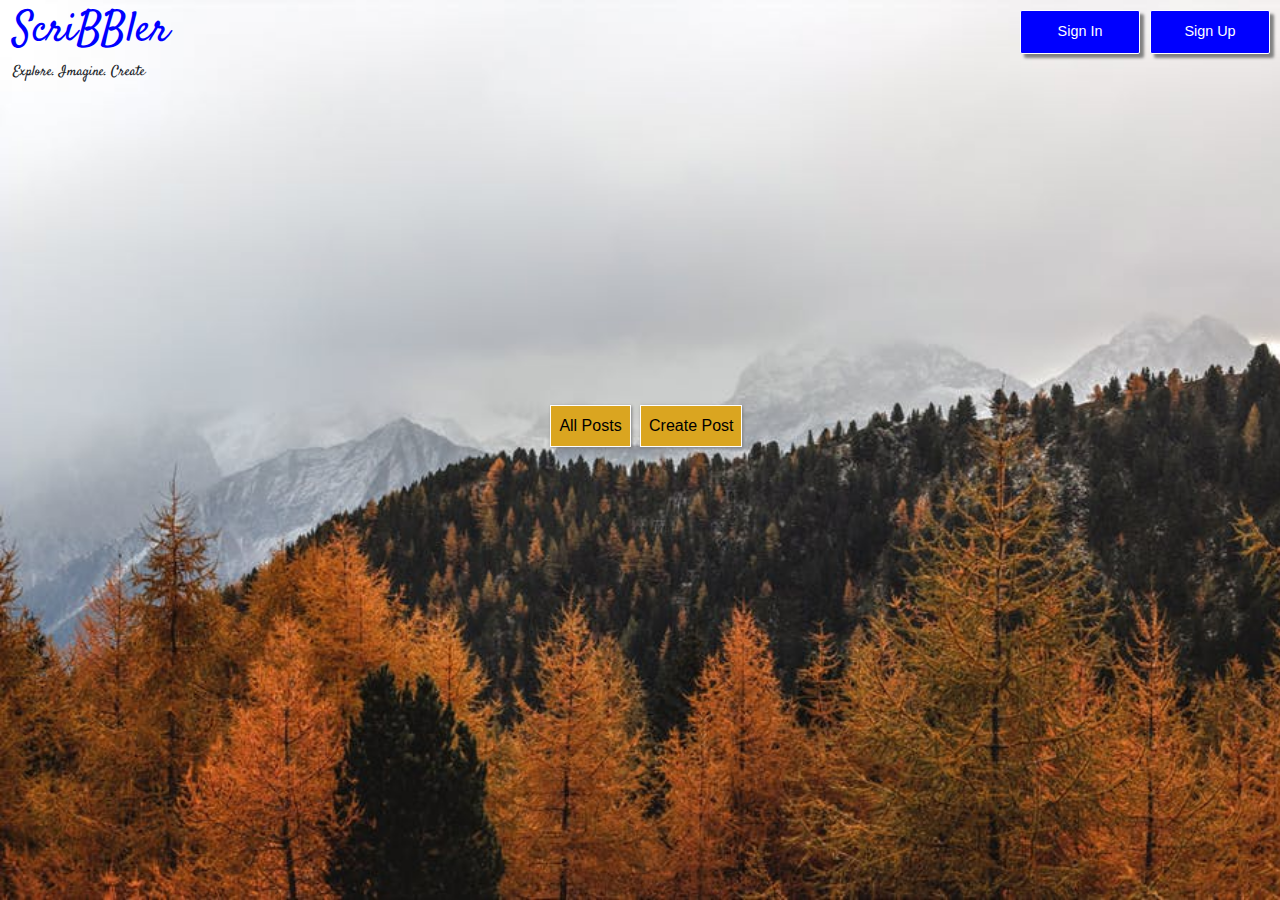
<file: index.html>
<!DOCTYPE html>
<html lang="en">
<meta charset="UTF-8">
<meta http-equiv="X-UA-Compatible" content="IE=edge">
<meta name="viewport" content="width=device-width, initial-scale=1.0">
<!-- ------------font link----------- -->
<link rel="preconnect" href="https://fonts.gstatic.com">
<link href="https://fonts.googleapis.com/css2?family=Satisfy&display=swap" rel="stylesheet">
<link rel="stylesheet" href="https://maxcdn.bootstrapcdn.com/bootstrap/4.0.0/css/bootstrap.min.css" integrity="sha384-Gn5384xqQ1aoWXA+058RXPxPg6fy4IWvTNh0E263XmFcJlSAwiGgFAW/dAiS6JXm" crossorigin="anonymous">
<title>Scribbler</title>

<!-- ----------css file---------- -->
<link rel="stylesheet" href="./styles/index.css">
<link rel="stylesheet" href="./styles/header.css">

<!-- Bootstrap for modals-->
<link rel="stylesheet" href="https://stackpath.bootstrapcdn.com/bootstrap/4.1.3/css/bootstrap.min.css" integrity="sha384-MCw98/SFnGE8fJT3GXwEOngsV7Zt27NXFoaoApmYm81iuXoPkFOJwJ8ERdknLPMO" crossorigin="anonymous">
<script src="https://code.jquery.com/jquery-3.3.1.slim.min.js" integrity="sha384-q8i/X+965DzO0rT7abK41JStQIAqVgRVzpbzo5smXKp4YfRvH+8abtTE1Pi6jizo" crossorigin="anonymous"></script>
<script src="https://cdnjs.cloudflare.com/ajax/libs/popper.js/1.14.3/umd/popper.min.js" integrity="sha384-ZMP7rVo3mIykV+2+9J3UJ46jBk0WLaUAdn689aCwoqbBJiSnjAK/l8WvCWPIPm49" crossorigin="anonymous"></script>
<script src="https://stackpath.bootstrapcdn.com/bootstrap/4.1.3/js/bootstrap.min.js" integrity="sha384-ChfqqxuZUCnJSK3+MXmPNIyE6ZbWh2IMqE241rYiqJxyMiZ6OW/JmZQ5stwEULTy" crossorigin="anonymous"></script>
</head>

<body>
    <!-- -----start header---- -->
    <div class="header">

        <!-- --top buttons -- -->
        <div class="bg-signin">
            <button type="button" id="sign-up-button" class="sign-in-up-button" data-toggle="modal" data-target="#exampleModalSignUp">
                Sign Up
              </button>
            <button type="button" id="sign-in-button" class="sign-in-up-button" data-toggle="modal" data-target="#exampleModal">
                Sign In
              </button>
        </div>
        <!-- ----end top buttons---- -->


        <!-- --logo----- -->
        <a class="pageTitle" id="logo">ScriBBler</a>
        <p class="subHeading" id="subHeading">Explore. Imagine. Create</p>


        <!-- Modal for sign in button -->
        <div class="modal fade" id="exampleModal" tabindex="-1" aria-labelledby="exampleModalLabel" aria-hidden="true">
            <div class="modal-dialog">
                <div class="modal-content">
                    <div class="modal-header">
                        <h5 class="modal-title" id="exampleModalLabel">Welcome Back!</h5>
                        <button type="button" class="close" data-dismiss="modal" aria-label="Close">
                                <span aria-hidden="true">&times;</span>
                            </button>
                    </div>
                    <div class="modal-body">
                        <form>
                            <div class="form-group">
                                <label for="inputUsername">Username</label>
                                <input type="text" name="" id="inputUsername" class="form-control" placeholder="Enter Username" required>
                            </div>
                            <div class="form-group">
                                <label for="inputPassword">Username</label>
                                <input type="text" name="" id="inputPassword" class="form-control" placeholder="Enter Password" required>
                            </div>


                            <!-- -----sign in button form----- -->
                            <div class="modal-signin-container">
                                <button type="submit" class="btn btn-success btn-block">Sign In</button>
                            </div>
                            <div class="modal-footer border-top-0 d-flex justify-content-center">
                                Not a member ? <a data-target="#exampleModalSignUp" data-dismiss="modal" data-toggle="modal" href="#signup-form"> Sign Up</a>
                            </div>
                        </form>
                    </div>
                </div>
            </div>
        </div>

        <!-- Modal for sign up -->
        <div class="modal fade" id="exampleModalSignUp" tabindex="-1" role="dialog" aria-labelledby="exampleModalLabel" aria-hidden="true">
            <div class="modal-dialog" role="document">
                <div class="modal-content">
                    <div class="modal-header">
                        <h4 class="modal-title" id="exampleModalLabel">Get Started</h4>
                        <button type="button" class="close" data-dismiss="modal" aria-label="Close">
                            <span aria-hidden="true">&times;</span>
                        </button>
                    </div>

                    <!-- -----sign up button form----- -->
                    <div class="modal-body">
                        <form>
                            <div class="form-group">
                                <label for="name">Name</label>
                                <input type="text" class="form-control" id="name" placeholder="Enter your name" required>
                            </div>
                            <div class="form-group">
                                <label for="InputUsername1">Username</label>
                                <input type="text" class="form-control" id="InputUsername1" placeholder="Enter your username" required>
                            </div>
                            <div class="form-group">
                                <label for="InputPassword1">Password</label>
                                <input type="password" class="form-control" id="InputPassword1" placeholder="Enter your password" required>
                            </div>
                            <div class="form-group">
                                <label for="InputPassword1">Confirm Password</label>
                                <input type="password" class="form-control" id="InputPassword2" placeholder="Re-enter your Password" required>
                            </div>
                            <div class="modal-signin-container">
                                <button type="submit" class="btn btn-success btn-block">Sign Up</button>
                            </div>
                        </form>
                    </div>
                </div>
            </div>
        </div>
    </div>
    <!-- ---end modal----- -->



    <!-- -------post buttons---- -->
    <div class="post">
        <div class="bg-post">
            <button type="button" class="post-btn1" onclick="window.location.href='./html/bloglist.html';"> All Posts </button>
            <button type="button" class="post-btn2" id="create-post-btn" data-toggle="modal" data-target="#createPost"> Create Post</button>
        </div>
        <div class="posts-buttons">
            <div class="modal fade bd-example-modal-lg" tabindex="-1" role="dialog" id="createPost">
                <div class="modal-dialog  modal-lg" role="document">
                    <div class="modal-content">
                        <div class="modal-header">
                            <h5 class="modal-title">Pen Your Post</h5>
                            <button type="button" class="close" data-dismiss="modal" aria-label="Close">
                                <span>&times;</span>
                            </button>
                        </div>
                        <form>
                            <div class="modal-body">
                                <div class="form-group">
                                    <label for="title" class="title-heading">Title:</label>
                                    <input type="text" class="form-control" id="title" placeholder="Enter title of your post" required>

                                </div>
                                <div class="form-group">
                                    <label for="content" class="title-heading">Content:</label>
                                    <textarea rows="12" cols="50" class="form-control" id="content" placeholder="Enter the contents of your post" required></textarea>
                                </div>
                            </div>
                            <div class="modal-footer border-top-0 justify-content-center">
                                <button type="submit" class="btn btn-success" style="width: 100px;">Create</button>
                            </div>
                        </form>
                    </div>
                </div>
            </div>
        </div>
    </div>


</body>

</html>
</file>
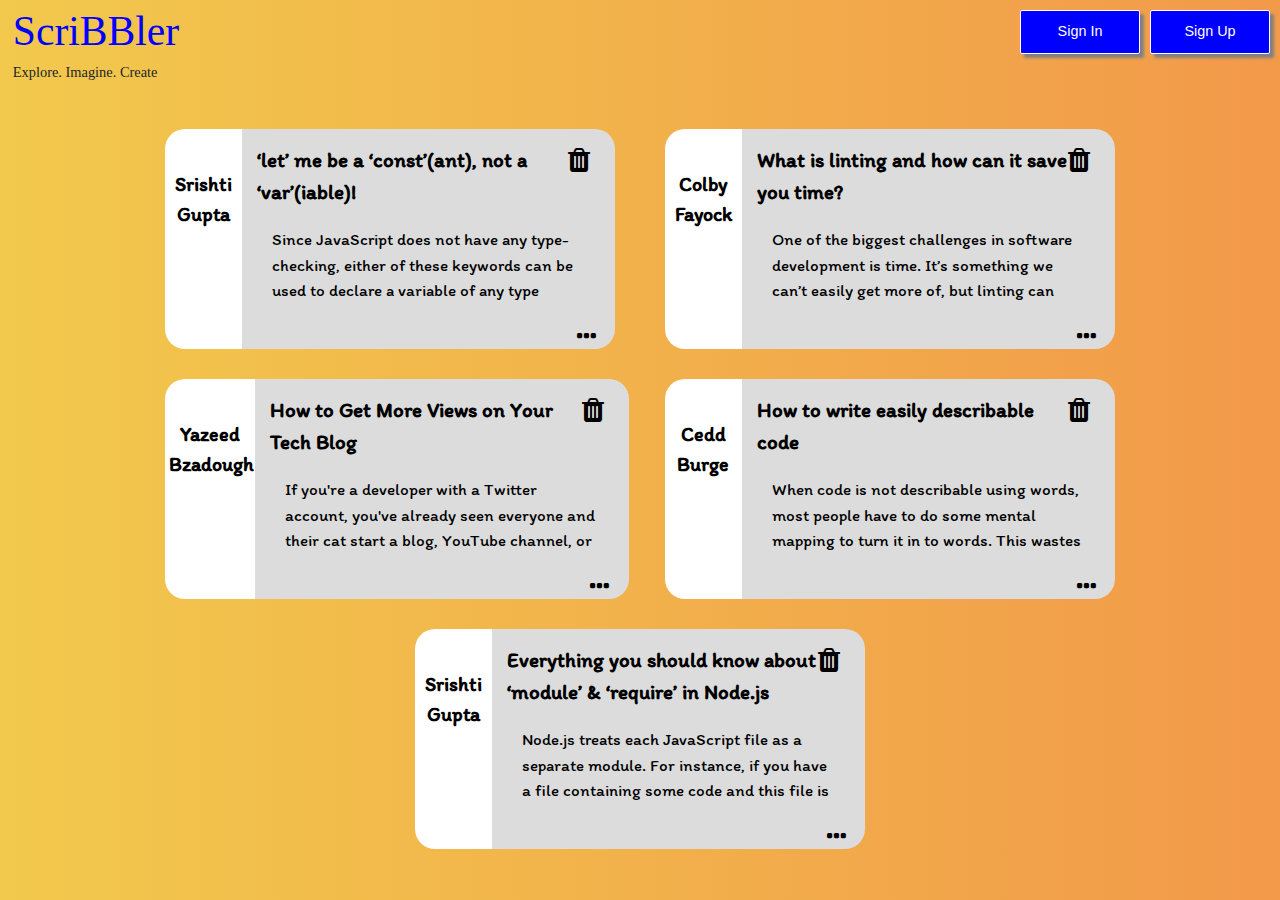
<file: html/bloglist.html>
<!DOCTYPE html>
<html lang="en">

<head>
    <meta charset="UTF-8">
    <meta http-equiv="X-UA-Compatible" content="IE=edge">
    <meta name="viewport" content="width=device-width, initial-scale=1.0">

    <!-- -----google font link----------- -->
    <link rel="preconnect" href="https://fonts.googleapis.com">
    <link rel="preconnect" href="https://fonts.gstatic.com" crossorigin>
    <link href="https://fonts.googleapis.com/css2?family=Itim&display=swap" rel="stylesheet">

    <!-- ------bootstrap link----------- -->
    <link rel="stylesheet" href="https://maxcdn.bootstrapcdn.com/bootstrap/4.0.0/css/bootstrap.min.css" integrity="sha384-Gn5384xqQ1aoWXA+058RXPxPg6fy4IWvTNh0E263XmFcJlSAwiGgFAW/dAiS6JXm" crossorigin="anonymous">
    <link rel="stylesheet" href="http://maxcdn.bootstrapcdn.com/font-awesome/4.4.0/css/font-awesome.min.css" type="text/css" media="screen" />

    <!-- -----css file---- -->
    <link rel="stylesheet" type="text/css" href="../styles/header.css" />
    <link rel="stylesheet" type="text/css" href="../styles/bloglist.css" />
    <title>Bloglist</title>
</head>

<body>

    <!-- ----start header---- -->
    <div class="header">
        <!-- -- top buttons-- -->
        <div class="bg-signin">
            <button type="button" id="sign-up-button" class="sign-in-up-button" data-toggle="modal" data-target="#exampleModalSignUp">
                Sign Up
              </button>
            <button type="button" id="sign-in-button" class="sign-in-up-button" data-toggle="modal" data-target="#exampleModal">
                Sign In
              </button>
        </div>

        <!-- --logo----- -->
        <a class="pageTitle" id="logo">ScriBBler</a>
        <p class="subHeading" id="subHeading">Explore. Imagine. Create</p>

        <!-- Modal for sign in -->
        <div class="modal fade" id="exampleModal" tabindex="-1" aria-labelledby="exampleModalLabel" aria-hidden="true">
            <div class="modal-dialog">
                <div class="modal-content">
                    <div class="modal-header">
                        <h5 class="modal-title" id="exampleModalLabel">Welcome Back!</h5>
                        <button type="button" class="close" data-dismiss="modal" aria-label="Close">
                                <span aria-hidden="true">&times;</span>
                            </button>
                    </div>
                    <div class="modal-body">
                        <form>
                            <div class="form-group">
                                <label for="inputUsername">Username</label>
                                <input type="text" name="" id="inputUsername" class="form-control" placeholder="Enter Username" required>
                            </div>
                            <div class="form-group">
                                <label for="inputPassword">Username</label>
                                <input type="text" name="" id="inputPassword" class="form-control" placeholder="Enter Password" required>
                            </div>
                            <!-- -----sign in button----- -->
                            <div class="modal-signin-container">
                                <button type="submit" class="btn btn-success btn-block">Sign In</button>
                            </div>
                            <div class="modal-footer border-top-0 d-flex justify-content-center">
                                Not a member ? <a data-target="#exampleModalSignUp" data-dismiss="modal" data-toggle="modal" href="#signup-form"> Sign Up</a>
                            </div>
                        </form>
                    </div>
                </div>
            </div>
        </div>

        <!-- Modal for sign up -->
        <div class="modal fade" id="exampleModalSignUp" tabindex="-1" role="dialog" aria-labelledby="exampleModalLabel" aria-hidden="true">
            <div class="modal-dialog" role="document">
                <div class="modal-content">
                    <div class="modal-header">
                        <h4 class="modal-title" id="exampleModalLabel">Get Started</h4>
                        <button type="button" class="close" data-dismiss="modal" aria-label="Close">
                            <span aria-hidden="true">&times;</span>
                        </button>
                    </div>
                    <div class="modal-body">
                        <form>
                            <div class="form-group">
                                <label for="name">Name</label>
                                <input type="text" class="form-control" id="name" placeholder="Enter your name" required>
                            </div>
                            <div class="form-group">
                                <label for="InputUsername1">Username</label>
                                <input type="text" class="form-control" id="InputUsername1" placeholder="Enter your username" required>
                            </div>
                            <div class="form-group">
                                <label for="InputPassword1">Password</label>
                                <input type="password" class="form-control" id="InputPassword1" placeholder="Enter your password" required>
                            </div>
                            <div class="form-group">
                                <label for="InputPassword1">Confirm Password</label>
                                <input type="password" class="form-control" id="InputPassword2" placeholder="Re-enter your Password" required>
                            </div>
                            <div class="modal-signin-container">
                                <button type="submit" class="btn btn-success btn-block">Sign Up</button>
                            </div>
                        </form>
                    </div>
                </div>
            </div>
        </div>
    </div>
    <!-- ----end header---- -->


    <!-- ----all posts start here---- -->
    <div class="container">

        <!-- post 1 starts here -->
        <div class="post-new" id="post1">
            <div class="side-box">
                <span class="side-box-content" id="post1author1"> Srishti Gupta</span>
            </div>
            <div class="post-body">
                <div>
                    <div class="post-heading">
                        <span class="post1-heading-content" id="post1heading1">‘let’ me be a ‘const’(ant), not a ‘var’(iable)!</span>
                        <span class="del-button" data-toggle="modal" data-target="#modalConfirmYesNo1">
                    <!--  Font Awesome for delete icon  -->
                     <i class="fa fa-trash fa-lg"></i></span>
                    </div>
                </div>
                <div class="post-content" id="post1content1">Since JavaScript does not have any type-checking, either of these keywords can be used to declare a variable of any type (datatype) in JavaScript. Though all the three keywords are used for the same purpose, they are different.</div>
                <!--Font Awesome for horizontal 3-dots icon -->
                <span class="three-dots" onclick="openPost(post1author1,post1heading1,post1content1)">
            <i style="font-size:24px" class="fa">&#xf141;</i>
        </span>
            </div>

            <!--- Delete  button modal-->
            <div id="modalConfirmYesNo1" class="modal fade">
                <div class="modal-dialog " style="height: 15px; width:350px;">
                    <div class="modal-content">
                        <div class="modal-header">
                            <h4 id="lblTitleConfirmYesNo" class="modal-title" style="font-size: 15px;">
                                Are you sure you want to delete this post?</h4>
                        </div>
                        <div class="modal-footer">
                            <button id="btnYesConfirm" type="button" class="btn btn-success" style="margin-right: 200px;" data-dismiss="modal" onclick="delPost('post1')">Yes</button>
                            <button id="btnNoConfirmYesNo" type="button" class="btn btn-danger" data-dismiss="modal">No</button>
                        </div>
                    </div>
                </div>
            </div>
        </div>
        <!-- -------end post:1------ -->



        <!-- post 2 starts here -->
        <div class="post-new" id="post2">
            <div class="side-box">
                <span class="side-box-content" id="post2author2"> Colby Fayock</span>
            </div>
            <div class="post-body">
                <div>
                    <div class="post-heading">
                        <span class="post2-heading-content" id="post2heading2">What is linting and how can it save you time?</span>
                        <span class="del-button" data-toggle="modal" data-target="#modalConfirmYesNo2">
                            <!-- Font Awesome for delete icon  -->
                            <i class="fa fa-trash fa-lg"></i>
                        </span>
                    </div>
                </div>
                <div class="post-content" id="post2content2">One of the biggest challenges in software development is time. It’s something we can’t easily get more of, but linting can help us make the most out of the time we have.</div>
                <!-- Font Awesome  for horizontal 3-dots icon -->
                <span class="three-dots" onclick="openPost(post2author2,post2heading2,post2content2)">
                    <i style="font-size:24px" class="fa">&#xf141;</i>
                </span>
            </div>
            <!--- Delete modal-->
            <div id="modalConfirmYesNo2" class="modal fade">
                <div class="modal-dialog " style="height: 15px; width:350px;">
                    <div class="modal-content">
                        <div class="modal-header">
                            <h4 id="lblTitleConfirmYesNo" class="modal-title" style="font-size: 15px;">
                                Are you sure you want to delete this post?</h4>
                        </div>
                        <div class="modal-footer">
                            <button id="btnYesConfirm" type="button" class="btn btn-success" style="margin-right: 200px;" data-dismiss="modal" onclick="delPost('post2')">Yes</button>
                            <button id="btnNoConfirmYesNo" type="button" class="btn btn-danger" data-dismiss="modal">No</button>
                        </div>
                    </div>
                </div>
            </div>
        </div>
        <!-- post 2 ends here -->



        <!-- post 3 starts here -->
        <div class="post-new" id="post3">
            <div class="side-box">
                <span class="side-box-content" id="post3author3">Yazeed Bzadough                          
                        </span>
            </div>
            <div class="post-body">
                <div>
                    <div class="post-heading">
                        <span class="post3-heading-content" id="post3heading3">How to Get More Views on Your Tech Blog</span>
                        <span class="del-button" data-toggle="modal" data-target="#modalConfirmYesNo3">
                                    <!-- Font Awesome for delete icon  -->
                                    <i class="fa fa-trash fa-lg"></i>
                                </span>
                    </div>
                </div>
                <div class="post-content" id="post3content3">If you're a developer with a Twitter account, you've already seen everyone and their cat start a blog, YouTube channel, or Patreon. We all want to become stars, or at the very least, a recognizable name in the industry.</div>
                <!-- Font Awesome  for horizontal 3-dots icon  -->
                <span class="three-dots" onclick="openPost(post3author3,post3heading3,post3content3)">
                            <i style="font-size:24px" class="fa">&#xf141;</i>
                        </span>
            </div>
            <!--- Delete modal-->
            <div id="modalConfirmYesNo3" class="modal fade">
                <div class="modal-dialog " style="height: 15px; width:350px;">
                    <div class="modal-content">
                        <div class="modal-header">
                            <h4 id="lblTitleConfirmYesNo" class="modal-title" style="font-size: 15px;">
                                Are you sure you want to delete this post?</h4>
                        </div>
                        <div class="modal-footer">
                            <button id="btnYesConfirm" type="button" class="btn btn-success" style="margin-right: 200px;" data-dismiss="modal" onclick="delPost('post3')">Yes</button>
                            <button id="btnNoConfirmYesNo" type="button" class="btn btn-danger" data-dismiss="modal">No</button>
                        </div>
                    </div>
                </div>
            </div>
        </div>
        <!-- post 3 ends here -->



        <!-- post 4 starts here -->
        <div class="post-new" id="post4">
            <div class="side-box">
                <span class="side-box-content" id="post4author4">Cedd Burge                 
                </span>
            </div>
            <div class="post-body">
                <div>
                    <div class="post-heading">
                        <span class="post4-heading-content" id="post4heading4">How to write easily describable code</span>
                        <span class="del-button" data-toggle="modal" data-target="#modalConfirmYesNo4">
                            <!-- Font Awesome for delete icon -->
                            <i class="fa fa-trash fa-lg"></i>
                        </span>
                    </div>
                </div>
                <div class="post-content" id="post4content4">When code is not describable using words, most people have to do some mental mapping to turn it in to words. This wastes mental energy, and you run the risk of getting the mapping wrong. Different people will map to different words, which
                    leads to confusion when discussing the code.</div>
                <!--  Font Awesome icon for horizontal 3-dots icon here -->
                <div class="three-dots" onclick="openPost(post4author4,post4heading4,post4content4)">
                    <i style="font-size:24px" class="fa">&#xf141;</i>
                </div>
            </div>
            <!--- Delete card modal-->
            <div id="modalConfirmYesNo4" class="modal fade">
                <div class="modal-dialog " style="height: 15px; width:350px;">
                    <div class="modal-content">
                        <div class="modal-header">
                            <h4 id="lblTitleConfirmYesNo" class="modal-title" style="font-size: 15px;">Are you sure you want to delete this post?</h4>
                        </div>
                        <div class="modal-footer">
                            <button id="btnYesConfirm" type="button" class="btn btn-success" style="margin-right: 200px;" data-dismiss="modal" onclick="delPost('post4')">Yes</button>
                            <button id="btnNoConfirmYesNo" type="button" class="btn btn-danger" data-dismiss="modal">No</button>
                        </div>
                    </div>
                </div>
            </div>
        </div>
        <!-- post 4 ends here -->



        <!-- post 5 starts here -->
        <div class="post-new" id="post5">
            <div class="side-box">
                <span class="side-box-content" id="post5author5"> Srishti Gupta                
                </span>
            </div>
            <div class="post-body">
                <div>
                    <div class="post-heading">
                        <span class="post5-heading-content" id="post5heading5">Everything you should know about ‘module’ & ‘require’ in Node.js

                        </span>
                        <span class="del-button" data-toggle="modal" data-target="#modalConfirmYesNo5">
                            <!-- Font Awesome for delete icon-->
                            <i class="fa fa-trash fa-lg"></i>
                        </span>
                    </div>
                </div>
                <div class="post-content" id="post5content5">Node.js treats each JavaScript file as a separate module. For instance, if you have a file containing some code and this file is named xyz.js, then this file is treated as a module in Node, and you can say that you’ve created a module
                    named xyz.</div>
                <!--  Font Awesome  for horizontal 3-dots icon -->
                <span class="three-dots" onclick="openPost(post5author5,post5heading5,post5content5)">
                    <i style="font-size:24px" class="fa">&#xf141;</i>
                </span>
            </div>
            <!--- Delete modal-->
            <div id="modalConfirmYesNo5" class="modal fade">
                <div class="modal-dialog " style="height: 15px; width:350px;">
                    <div class="modal-content">
                        <div class="modal-header">
                            <h4 id="lblTitleConfirmYesNo" class="modal-title" style="font-size: 15px;">Are you sure you want to delete this post?</h4>
                        </div>
                        <div class="modal-footer">
                            <button id="btnYesConfirm" type="button" class="btn btn-success" style="margin-right: 200px;" data-dismiss="modal" onclick="delPost('post5')">Yes</button>
                            <button id="btnNoConfirmYesNo" type="button" class="btn btn-danger" data-dismiss="modal">No</button>
                        </div>
                    </div>
                </div>
            </div>
        </div>
        <!-- post 5 ends here -->
    </div>

    <!-- ----js file---- -->
    <script src="https://code.jquery.com/jquery-3.4.1.slim.min.js" integrity="sha384-J6qa4849blE2+poT4WnyKhv5vZF5SrPo0iEjwBvKU7imGFAV0wwj1yYfoRSJoZ+n" crossorigin="anonymous"></script>
    <script src="https://cdn.jsdelivr.net/npm/popper.js@1.16.0/dist/umd/popper.min.js" integrity="sha384-Q6E9RHvbIyZFJoft+2mJbHaEWldlvI9IOYy5n3zV9zzTtmI3UksdQRVvoxMfooAo" crossorigin="anonymous"></script>
    <script src="https://stackpath.bootstrapcdn.com/bootstrap/4.4.1/js/bootstrap.min.js" integrity="sha384-wfSDF2E50Y2D1uUdj0O3uMBJnjuUD4Ih7YwaYd1iqfktj0Uod8GCExl3Og8ifwB6" crossorigin="anonymous"></script>
    <script src="../script/bloglist.js"></script>
</body>

</html>
</file>
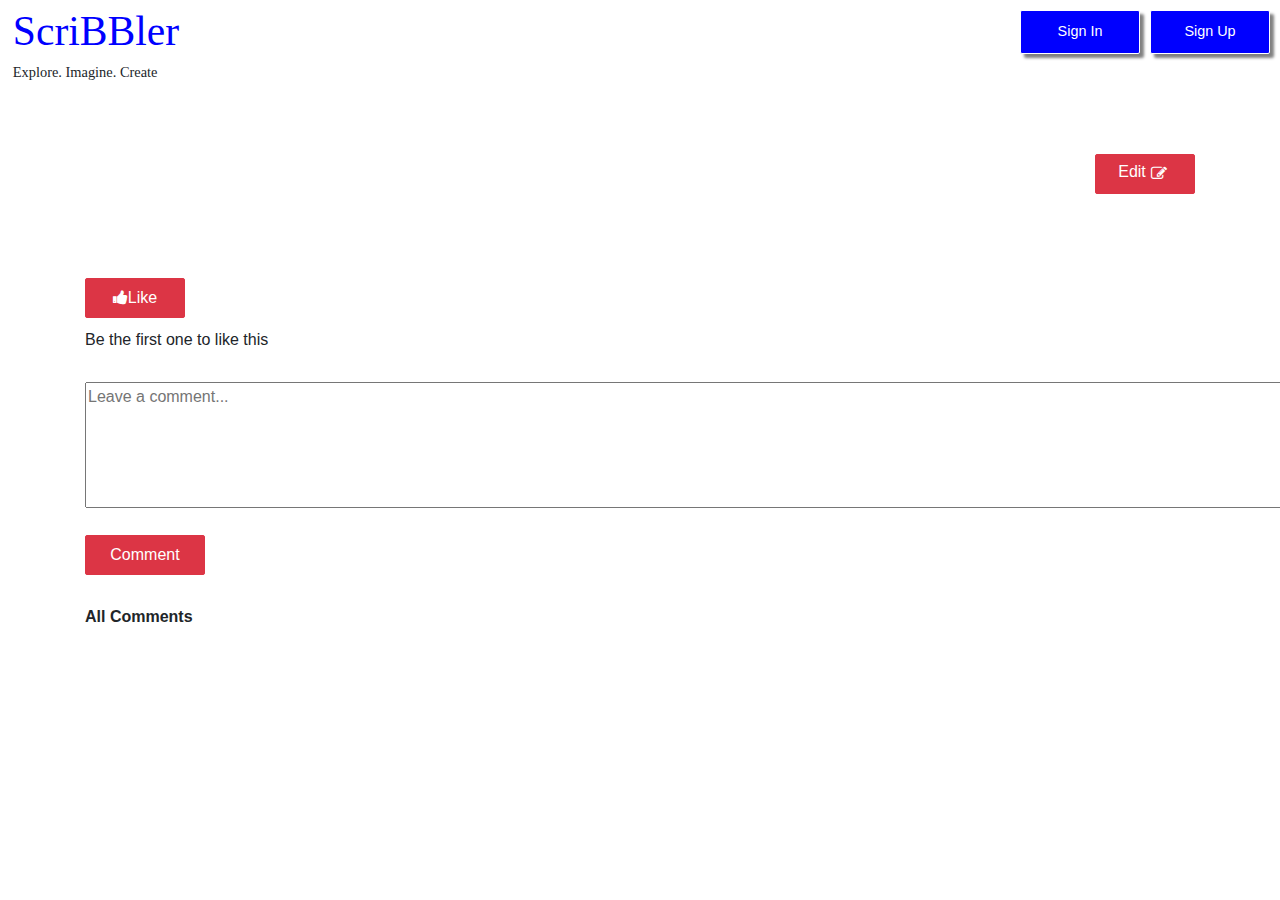
<file: html/post.html>
<!DOCTYPE html>
<html lang="en">

<head>
    <meta charset="UTF-8">
    <meta http-equiv="X-UA-Compatible" content="IE=edge">
    <meta name="viewport" content="width=device-width, initial-scale=1.0">
    <title>Post</title>
    <link rel="stylesheet" href="https://maxcdn.bootstrapcdn.com/bootstrap/4.0.0/css/bootstrap.min.css" integrity="sha384-Gn5384xqQ1aoWXA+058RXPxPg6fy4IWvTNh0E263XmFcJlSAwiGgFAW/dAiS6JXm" crossorigin="anonymous">
    <link rel="stylesheet" type="text/css" href="../styles/header.css" />
    <link rel="stylesheet" type="text/css" href="../styles/post.css" />
    <link rel="stylesheet" href="https://cdnjs.cloudflare.com/ajax/libs/font-awesome/4.7.0/css/font-awesome.min.css">

</head>

<body>
    <!-- ----start of header----- -->
    <div class="header">
        <!-- --buttons top-- -->
        <div class="bg-signin">
            <button type="button" id="sign-up-button" class="sign-in-up-button" data-toggle="modal" data-target="#exampleModalSignUp">
                Sign Up
              </button>
            <button type="button" id="sign-in-button" class="sign-in-up-button" data-toggle="modal" data-target="#exampleModal">
                Sign In
              </button>
        </div>

        <!-- --logo----- -->
        <a class="pageTitle" id="logo">ScriBBler</a>
        <p class="subHeading" id="subHeading">Explore. Imagine. Create</p>

        <!-- Modal for sign in -->
        <div class="modal fade" id="exampleModal" tabindex="-1" aria-labelledby="exampleModalLabel" aria-hidden="true">
            <div class="modal-dialog">
                <div class="modal-content">
                    <div class="modal-header">
                        <h5 class="modal-title" id="exampleModalLabel">Welcome Back!</h5>
                        <button type="button" class="close" data-dismiss="modal" aria-label="Close">
                                <span aria-hidden="true">&times;</span>
                            </button>
                    </div>
                    <div class="modal-body">
                        <form>
                            <div class="form-group">
                                <label for="inputUsername">Username</label>
                                <input type="text" name="" id="inputUsername" class="form-control" placeholder="Enter Username" required>
                            </div>
                            <div class="form-group">
                                <label for="inputPassword">Username</label>
                                <input type="text" name="" id="inputPassword" class="form-control" placeholder="Enter Password" required>
                            </div>
                            <!-- -----sign in button----- -->
                            <div class="modal-signin-container">
                                <button type="submit" class="btn btn-success btn-block">Sign In</button>
                            </div>
                            <div class="modal-footer border-top-0 d-flex justify-content-center">
                                Not a member ? <a data-target="#exampleModalSignUp" data-dismiss="modal" data-toggle="modal" href="#signup-form"> Sign Up</a>
                            </div>
                        </form>
                    </div>
                </div>
            </div>
        </div>

        <!-- Modal for sign up -->
        <div class="modal fade" id="exampleModalSignUp" tabindex="-1" role="dialog" aria-labelledby="exampleModalLabel" aria-hidden="true">
            <div class="modal-dialog" role="document">
                <div class="modal-content">
                    <div class="modal-header">
                        <h4 class="modal-title" id="exampleModalLabel">Get Started</h4>
                        <button type="button" class="close" data-dismiss="modal" aria-label="Close">
                            <span aria-hidden="true">&times;</span>
                        </button>
                    </div>
                    <div class="modal-body">
                        <form>
                            <div class="form-group">
                                <label for="name">Name</label>
                                <input type="text" class="form-control" id="name" placeholder="Enter your name" required>
                            </div>
                            <div class="form-group">
                                <label for="InputUsername1">Username</label>
                                <input type="text" class="form-control" id="InputUsername1" placeholder="Enter your username" required>
                            </div>
                            <div class="form-group">
                                <label for="InputPassword1">Password</label>
                                <input type="password" class="form-control" id="InputPassword1" placeholder="Enter your password" required>
                            </div>
                            <div class="form-group">
                                <label for="InputPassword1">Confirm Password</label>
                                <input type="password" class="form-control" id="InputPassword2" placeholder="Re-enter your Password" required>
                            </div>
                            <div class="modal-signin-container">
                                <button type="submit" class="btn btn-success btn-block">Sign Up</button>
                            </div>
                        </form>
                    </div>
                </div>
            </div>
        </div>
    </div>
    <!-- ------end of header----- -->
</body>

<div class="post-page container">
    <div class="heading" id="edit-heading" contenteditable="true"></div>
    <div class="author">
        <div class="author-name"></div>
        <!-- ---edit post button----- -->
        <div>
            <button id="edit-button" type="button" class="btn btn-danger" onclick="onEdit()">Edit<i
                        class="fa fa-edit" style="padding:5px 5px; display: flex; justify-content: center;"></i></button>
        </div>
    </div>
    <div class="post-page-content" id="edit-content" contenteditable="true">
    </div>

    <!-- -----like post button----- -->
    <button id="like-button" type="button" class="btn btn-danger" onclick="countLikes()"><i
            class="fa fa-thumbs-up"></i><span id="like-Button">Like</span></button>
    <div id="show-user-Count">Be the first one to like this</div>

    <!-- ----comment box---- -->
    <textarea id="user-comment" rows="5" cols="130" placeholder="Leave a comment..." name="comment"></textarea>
    <div><button id="comment-button" type="button" class="btn btn-danger" onclick="addComment('comment')">Comment</button></div>
    <div id="allCommentsHeading">All Comments</div>
    <div class="comment-container">
        <div id="adding-user-comments">
        </div>
    </div>
</div>

<!-- -----js file---- -->
<sript src="https://code.jquery.com/jquery-3.4.1.slim.min.js" integrity="sha384-J6qa4849blE2+poT4WnyKhv5vZF5SrPo0iEjwBvKU7imGFAV0wwj1yYfoRSJoZ+n" crossorigin="anonymous">
    </script>
    <script src="https://cdn.jsdelivr.net/npm/popper.js@1.16.0/dist/umd/popper.min.js" integrity="sha384-Q6E9RHvbIyZFJoft+2mJbHaEWldlvI9IOYy5n3zV9zzTtmI3UksdQRVvoxMfooAo" crossorigin="anonymous"></script>
    <script src="https://stackpath.bootstrapcdn.com/bootstrap/4.4.1/js/bootstrap.min.js" integrity="sha384-wfSDF2E50Y2D1uUdj0O3uMBJnjuUD4Ih7YwaYd1iqfktj0Uod8GCExl3Og8ifwB6" crossorigin="anonymous"></script>
    <script src="../script/post.js"></script>

</html>
</file>
<file: styles/index.css>
body {
    background-image: url('../image/background.jpg');
    background-repeat: no-repeat;
    background-attachment: fixed;
    background-size: cover;
}

.modal-title {
    color: rgb(0, 0, 0);
    text-align: center;
    margin-left: 40%;
}

#content,
#title {
    background-color: rgb(231, 228, 228);
    font-weight: 400;
}

.title-heading {
    font-weight: 500;
}

.post-btn1 {
    background: goldenrod;
    border: 1px solid white;
    box-shadow: 1px 1px 3px gray;
    font-weight: 500;
    padding: 8px;
    position: absolute;
    left: 43%;
    top: 45%;
    /* width: 15%; */
}

.post-btn2 {
    background: goldenrod;
    border: 1px solid white;
    box-shadow: 1px 1px 3px gray;
    font-weight: 500;
    padding: 8px;
    position: absolute;
    left: 50%;
    top: 45%;
    /* width: 15%; */
}
</file>
<file: styles/header.css>
#logo {
    font-family: 'Satisfy', cursive;
    color: blue;
    font-size: 260%;
    margin-left: 1%;
}

#subHeading {
    font-family: 'Satisfy', cursive;
    margin-left: 1%;
    font-size: 90%;
}

.modal-signin-container {
    border: 10px solid white;
}

.sign-in-up-button {
    color: #fff;
    background: blue;
    border: 1px solid white;
    box-shadow: 4px 4px 3px gray;
    padding: 10px;
    float: right;
    margin: 10px 10px 0px 0px;
    width: 120px;
    border-radius: 2px;
    cursor: pointer;
    font-weight: 500;
    font-size: 90%;
}
</file>
<file: styles/bloglist.css>
body {
    background: #F2994A;
    /* fallback for old browsers */
    background: -webkit-linear-gradient(to right, #F2C94C, #F2994A);
    /* Chrome 10-25, Safari 5.1-6 */
    background: linear-gradient(to right, #F2C94C, #F2994A);
    /* W3C, IE 10+/ Edge, Firefox 16+, Chrome 26+, Opera 12+, Safari 7+ */
}

.container {
    /* border: 2px solid red; */
    padding-top: 4px;
    display: flex;
    flex-wrap: wrap;
    justify-content: center;
    width: 100%
}

.post-new {
    border-radius: 25px;
    height: 200px;
    display: flex;
    flex-direction: row;
    border-radius: 30px;
    margin: 25px;
    width: 450px;
    transition: box-shadow .3s;
}

.post-new:hover {
    box-shadow: 0 0 5px 5px rgba(33, 33, 33, .2);
}

.side-box {
    font-family: 'Itim', cursive;
    height: 220px;
    width: 20%;
    text-align: center;
    background-color: white;
    padding: 40px 4px;
    font-size: 20px;
    font-weight: bold;
    color: rgb(0, 0, 0);
    border-top-left-radius: 20px;
    border-bottom-left-radius: 20px;
}

.post-body {
    font-family: 'Itim', cursive;
    height: 220px;
    background-color: #DCDCDC;
    width: 83%;
    padding: 15px;
    font-size: 14px;
    border-top-right-radius: 20px;
    border-bottom-right-radius: 20px;
}

.post-heading {
    font-family: 'Itim', cursive;
    color: rgb(0, 0, 0);
    font-size: 21px;
    font-weight: 600;
    display: flex;
    flex-direction: row;
    justify-content: space-between;
    padding-bottom: 5px;
}

.post-content {
    font-family: 'Itim', cursive;
    overflow: hidden;
    white-space: normal;
    height: 4.8em;
    text-overflow: -o-three-dots-lastline;
    color: black;
    font-weight: 400;
    margin: 15px;
    font-size: 17px;
}

.del-button {
    float: right;
    padding-right: 10px;
    size: 10px;
    cursor: pointer;
}

.three-dots {
    margin-left: 320px;
    color: rgb(0, 0, 0);
    cursor: pointer;
    padding-right: 120px;
    margin-bottom: 4px;
}
</file>
<file: styles/post.css>
/* body {
    position: relative;
} */

.heading {
    text-align: center;
    font-size: 25px;
    font-weight: bolder;
}

.author {
    display: flex;
    flex-direction: row;
    margin-top: 10px;
}

.author-name {
    font-family: 'Times New Roman', Times, serif;
    font-weight: bold;
    font-size: 22px;
    width: 50%;
}

#adding-user-comments {
    background-color: lightgrey;
    width: 100%;
    margin: 10px;
    padding: 10px;
    position: absolute;
    color: black;
}


/* .comment {
    background-color: white;
    margin: 10px;
    padding: 10px;
} */

#edit-button {
    margin-left: 500px;
    float: right;
    height: 40px;
    width: 100px;
    padding: 5px;
    border-radius: 2px;
    display: flex;
    justify-content: center;
}

.post-page-content {
    word-wrap: break-word;
    margin-top: 20px;
}

#like-button {
    margin-top: 20px;
    margin-bottom: 10px;
    height: 40px;
    width: 100px;
    padding: 5px;
    border-radius: 2px;
}

#comment-button {
    margin-top: 20px;
    margin-bottom: 20px;
    height: 40px;
    width: 120px;
    padding: 5px;
    border-radius: 2px;
}

#show-user-Count {
    margin-bottom: 30px;
}

#allCommentsHeading {
    font-weight: bolder;
    padding-top: 10px;
}

.comment-container {
    min-height: 0px;
    overflow: hidden;
}
</file>
